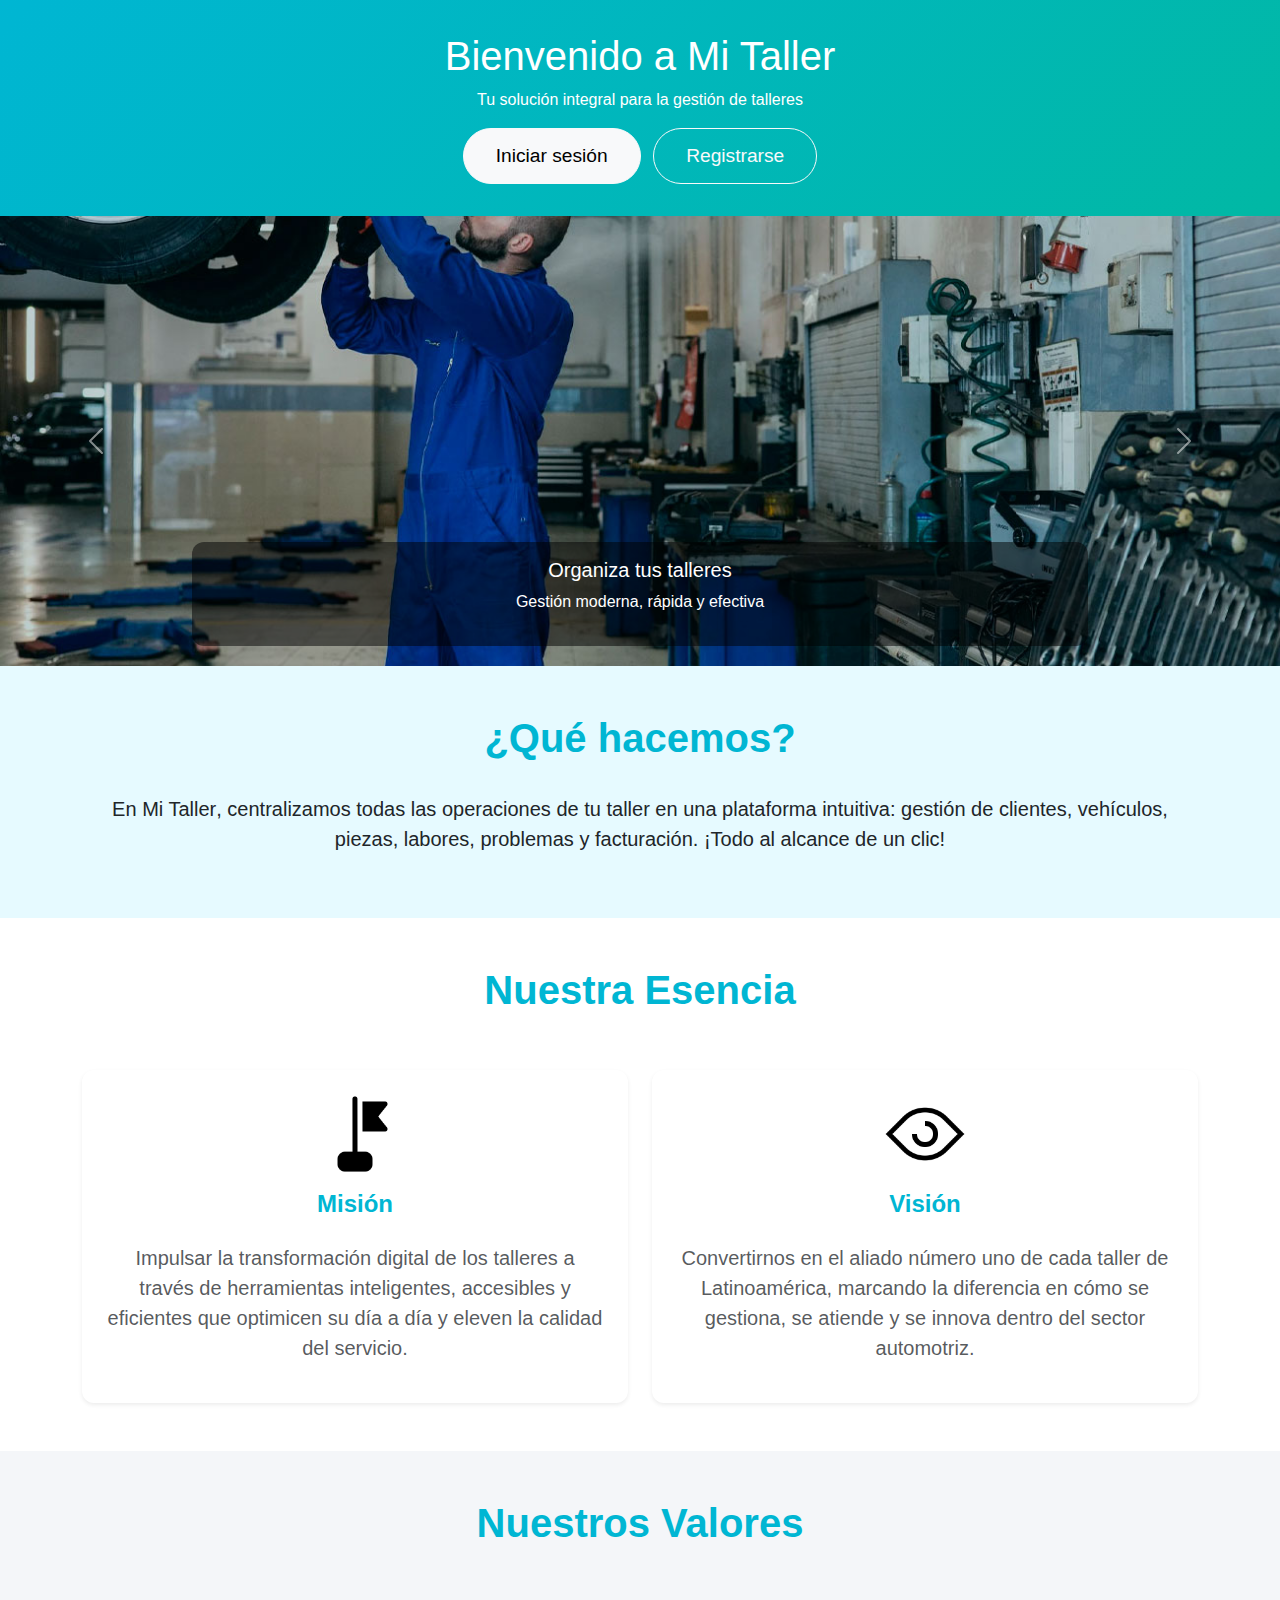
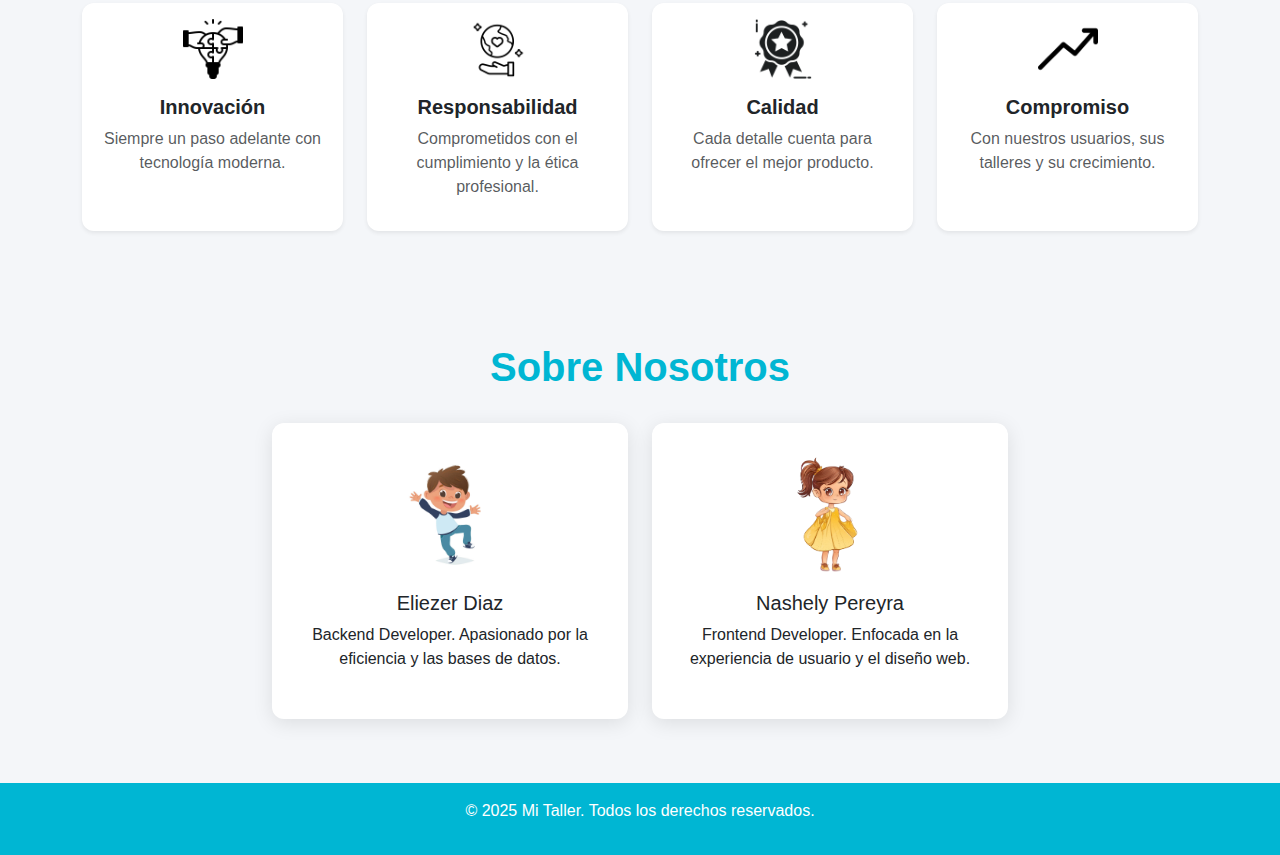
<file: index.html>
<!DOCTYPE html>
<html lang="es">
<head>
  <meta charset="UTF-8" />
  <title>Mi Taller - Bienvenido</title>
  <meta name="viewport" content="width=device-width, initial-scale=1.0" />
  <link href="https://cdn.jsdelivr.net/npm/bootstrap@5.3.2/dist/css/bootstrap.min.css" rel="stylesheet" />
  <style>
    body {
      font-family: 'Segoe UI', sans-serif;
      margin: 0;
      padding: 0;
      background-color: #f4f6f9;
    }
    header {
      background: linear-gradient(135deg, #00B6D3, #01B8A4);
      padding: 2rem;
      color: white;
      text-align: center;
    }
    section {
      padding: 4rem 2rem;
    }
    .section-title {
      text-align: center;
      font-size: 2.5rem;
      margin-bottom: 2rem;
      font-weight: bold;
      color: #00B6D3;
    }
    .card {
      box-shadow: 0 4px 20px rgba(0,0,0,0.1);
      border: none;
      border-radius: 12px;
    }
    .card.p-3 {
      transition: all 0.3s ease;
      background-color: #ffffff;
      border-radius: 12px;
    }
    .card.p-3:hover {
      background-color: #00B6D3;
      color: white;
      transform: translateY(-5px);
      box-shadow: 0 8px 20px rgba(0, 182, 211, 0.3);
    }
    .dev-card {
      display: flex;
      flex-direction: column;
      align-items: center;
      padding: 2rem;
    }
    .dev-card img {
      width: 120px;
      height: 120px;
      object-fit: cover;
      border-radius: 50%;
      margin-bottom: 1rem;
      display: block;
    }
    footer {
      background-color: #00B6D3;
      color: white;
      text-align: center;
      padding: 1rem;
    }
    .btn-lg {
      padding: 0.8rem 2rem;
      font-size: 1.2rem;
      border-radius: 30px;
    }
    .carousel-inner img {
      height: 450px;
      object-fit: cover;
    }
    .carousel-caption {
      background: rgba(0, 0, 0, 0.5);
      border-radius: 12px;
      padding: 1rem;
    }
  </style>
</head>
<body>

  <header>
    <h1>Bienvenido a Mi Taller</h1>
    <p>Tu solución integral para la gestión de talleres</p>
    <a href="clientes.html" class="btn btn-light btn-lg me-2">Iniciar sesión</a>
    <a href="clientes.html" class="btn btn-outline-light btn-lg">Registrarse</a>
  </header>

  <div id="carruselInicio" class="carousel slide" data-bs-ride="carousel">
    <div class="carousel-inner">
      <div class="carousel-item active">
        <img src="./images/imagen1.jpg" class="d-block w-100" alt="Taller 1">
        <div class="carousel-caption d-none d-md-block">
          <h5>Organiza tus talleres</h5>
          <p>Gestión moderna, rápida y efectiva</p>
        </div>
      </div>
      <div class="carousel-item">
        <img src="./images/imagen3.jpg" class="d-block w-100" alt="Mecánico">
        <div class="carousel-caption d-none d-md-block">
          <h5>Control de piezas y labores</h5>
          <p>Mantén todo bajo control con nuestra plataforma</p>
        </div>
      </div>
      <div class="carousel-item">
        <img src="./images/imagen4.jpg" class="d-block w-100" alt="Reparación">
        <div class="carousel-caption d-none d-md-block">
          <h5>Facturación simple</h5>
          <p>Genera facturas automáticamente con solo un clic</p>
        </div>
      </div>
    </div>
    <button class="carousel-control-prev" type="button" data-bs-target="#carruselInicio" data-bs-slide="prev">
      <span class="carousel-control-prev-icon"></span>
    </button>
    <button class="carousel-control-next" type="button" data-bs-target="#carruselInicio" data-bs-slide="next">
      <span class="carousel-control-next-icon"></span>
    </button>
  </div>

<section class="py-5" style="background-color: #e6faff;">
    <div class="container text-center">
      <h2 class="section-title">¿Qué hacemos?</h2>
      <p class="lead">
        En <strong>Mi Taller</strong>, centralizamos todas las operaciones de tu taller en una plataforma intuitiva: gestión de clientes, vehículos, piezas, labores, problemas y facturación. ¡Todo al alcance de un clic!
      </p>
    </div>
  </section>
  
<section class="py-5" style="background-color: #ffffff;">
    <div class="container">
      <h2 class="section-title">Nuestra Esencia</h2>
      <div class="row g-4 mt-4">
        <div class="col-md-6">
          <div class="card p-4 text-center h-100 shadow-sm border-0">
            <img src="./images/mision.png" alt="Misión" class="mx-auto mb-3" style="width: 80px;">
            <h4 style="color: #00B6D3;"  class="fw-bold">Misión</h4>
            <p class="fs-5 mt-3 text-muted">
              Impulsar la transformación digital de los talleres a través de herramientas inteligentes, accesibles y eficientes que optimicen su día a día y eleven la calidad del servicio.
            </p>
          </div>
        </div>
        <div class="col-md-6">
          <div class="card p-4 text-center h-100 shadow-sm border-0">
            <img src="./images/vision.png" alt="Visión" class="mx-auto mb-3" style="width: 80px;">
            <h4 style="color: #00B6D3;" class="fw-bold">Visión</h4>
            <p class="fs-5 mt-3 text-muted">
              Convertirnos en el aliado número uno de cada taller de Latinoamérica, marcando la diferencia en cómo se gestiona, se atiende y se innova dentro del sector automotriz.
            </p>
          </div>
        </div>
      </div>
    </div>
  </section>
  
  
  <section class="py-5">
    <div class="container text-center">
      <h2 class="section-title">Nuestros Valores</h2>
      <div class="row g-4 mt-4">
        <div class="col-sm-6 col-md-3">
          <div class="card border-0 shadow-sm p-3 h-100">
            <img src="./images/innovacion.png" alt="Innovación" width="60" class="mb-3 mx-auto">
            <h5 class="fw-bold">Innovación</h5>
            <p class="text-muted">Siempre un paso adelante con tecnología moderna.</p>
          </div>
        </div>
        <div class="col-sm-6 col-md-3">
          <div class="card border-0 shadow-sm p-3 h-100">
            <img src="./images/responsabilidad.png" alt="Responsabilidad" width="60" class="mb-3 mx-auto">
            <h5 class="fw-bold">Responsabilidad</h5>
            <p class="text-muted">Comprometidos con el cumplimiento y la ética profesional.</p>
          </div>
        </div>
        <div class="col-sm-6 col-md-3">
          <div class="card border-0 shadow-sm p-3 h-100">
            <img src="./images/calidad.png" alt="Calidad" width="60" class="mb-3 mx-auto">
            <h5 class="fw-bold">Calidad</h5>
            <p class="text-muted">Cada detalle cuenta para ofrecer el mejor producto.</p>
          </div>
        </div>
        <div class="col-sm-6 col-md-3">
          <div class="card border-0 shadow-sm p-3 h-100">
            <img src="./images/compromiso.png" alt="Compromiso" width="60" class="mb-3 mx-auto">
            <h5 class="fw-bold">Compromiso</h5>
            <p class="text-muted">Con nuestros usuarios, sus talleres y su crecimiento.</p>
          </div>
        </div>
      </div>
    </div>
  </section>
  

  <section>
    <h2 class="section-title">Sobre Nosotros</h2>
    <div class="container text-center">
      <div class="row justify-content-center g-4">
        <div class="col-md-4">
          <div class="card dev-card">
            <img src="./images/boy.jpg" alt="Desarrollador 1" />
            <h5>Eliezer Diaz</h5>
            <p>Backend Developer. Apasionado por la eficiencia y las bases de datos.</p>
          </div>
        </div>
        <div class="col-md-4">
          <div class="card dev-card">
            <img src="./images/girl.png" alt="Desarrollador 2" />
            <h5>Nashely Pereyra</h5>
            <p>Frontend Developer. Enfocada en la experiencia de usuario y el diseño web.</p>
          </div>
        </div>
      </div>
    </div>
  </section>

  <footer>
    <p>&copy; 2025 Mi Taller. Todos los derechos reservados.</p>
  </footer>

  <script src="https://cdn.jsdelivr.net/npm/bootstrap@5.3.2/dist/js/bootstrap.bundle.min.js"></script>
</body>
</html>
</file>
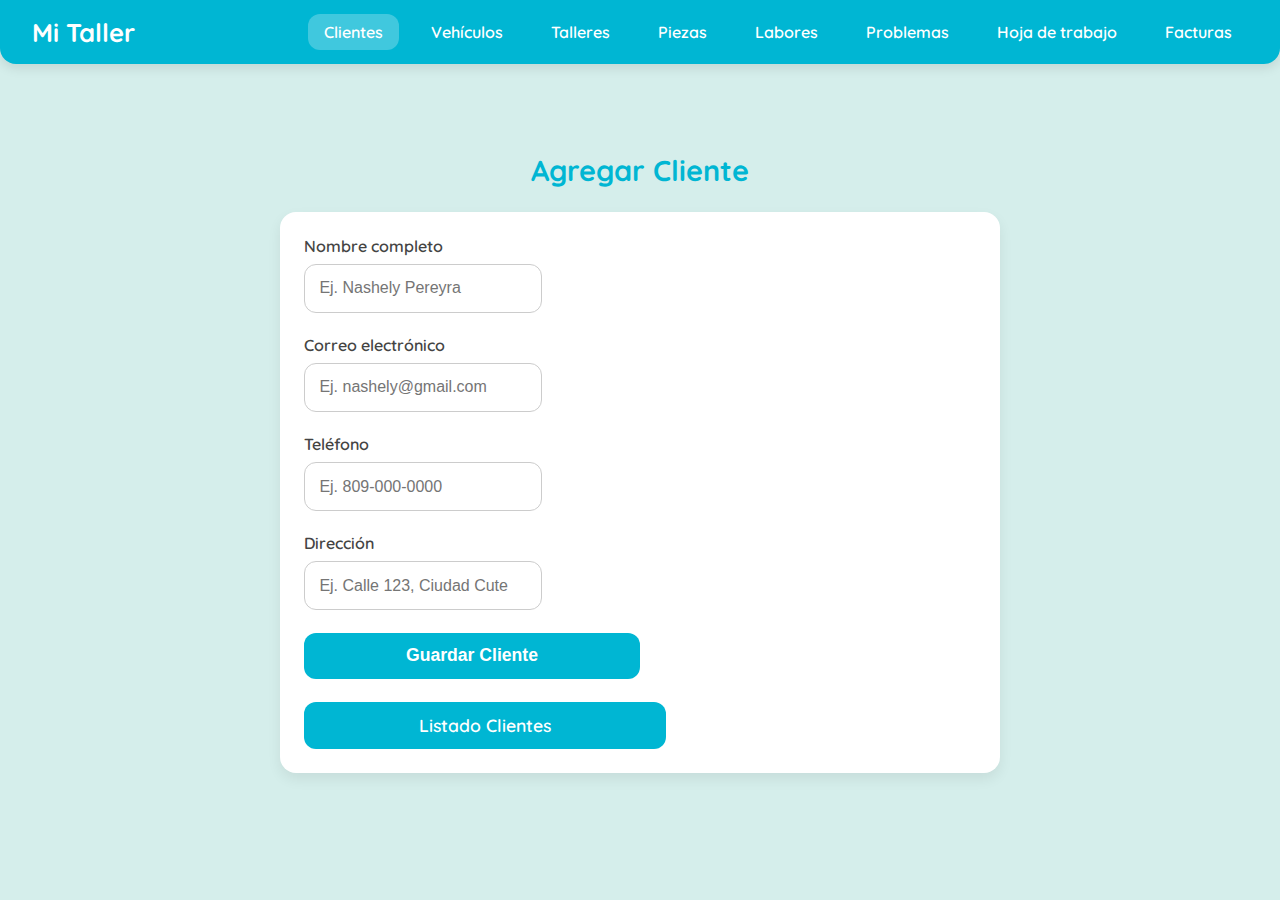
<file: clientes.html>
<!DOCTYPE html>
<html lang="es">
<head>
  <meta charset="UTF-8" />
  <meta name="viewport" content="width=device-width, initial-scale=1.0"/>
  <title>Clientes</title>
  <link href="https://fonts.googleapis.com/css2?family=Quicksand:wght@400;600&display=swap" rel="stylesheet">
  <link rel="stylesheet" href="styles.css" />
</head>

<body>
  <nav class="navbar">
    <div class="logo">Mi Taller</div>
    <ul class="nav-links">
      <li><a href="clientes.html" class="active">Clientes</a></li>
      <li><a href="vehiculos.html">Vehículos</a></li>
      <li><a href="talleres.html">Talleres</a></li>
      <li><a href="piezas.html">Piezas</a></li>
      <li><a href="labores.html">Labores</a></li>
      <li><a href="problemas.html">Problemas</a></li>
      <li><a href="hoja-trabajo.html">Hoja de trabajo</a></li>
      <li><a href="facturas.html">Facturas</a></li>
    </ul>
  </nav>

  <main class="page-content">
    <h2>Agregar Cliente</h2>
    <form class="formulario tarjeta">
      <div class="form-group">
        <label for="nombre">Nombre completo</label>
        <input type="text" id="nombre" placeholder="Ej. Nashely Pereyra" required />
      </div>

      <div class="form-group">
        <label for="email">Correo electrónico</label>
        <input type="email" id="email" placeholder="Ej. nashely@gmail.com" required />
      </div>

      <div class="form-group">
        <label for="telefono">Teléfono</label>
        <input type="tel" id="telefono" placeholder="Ej. 809-000-0000" required />
      </div>

      <div class="form-group">
        <label for="direccion">Dirección</label>
        <input type="text" id="direccion" placeholder="Ej. Calle 123, Ciudad Cute" />
      </div>

      <button type="submit" class="btn-principal">Guardar Cliente</button>
      <a href="clientes-listado.html" class="btn-principal" style="text-decoration: none; color: white;">Listado Clientes</a>
    </form>
  </main>
</body>
</html>
</file>
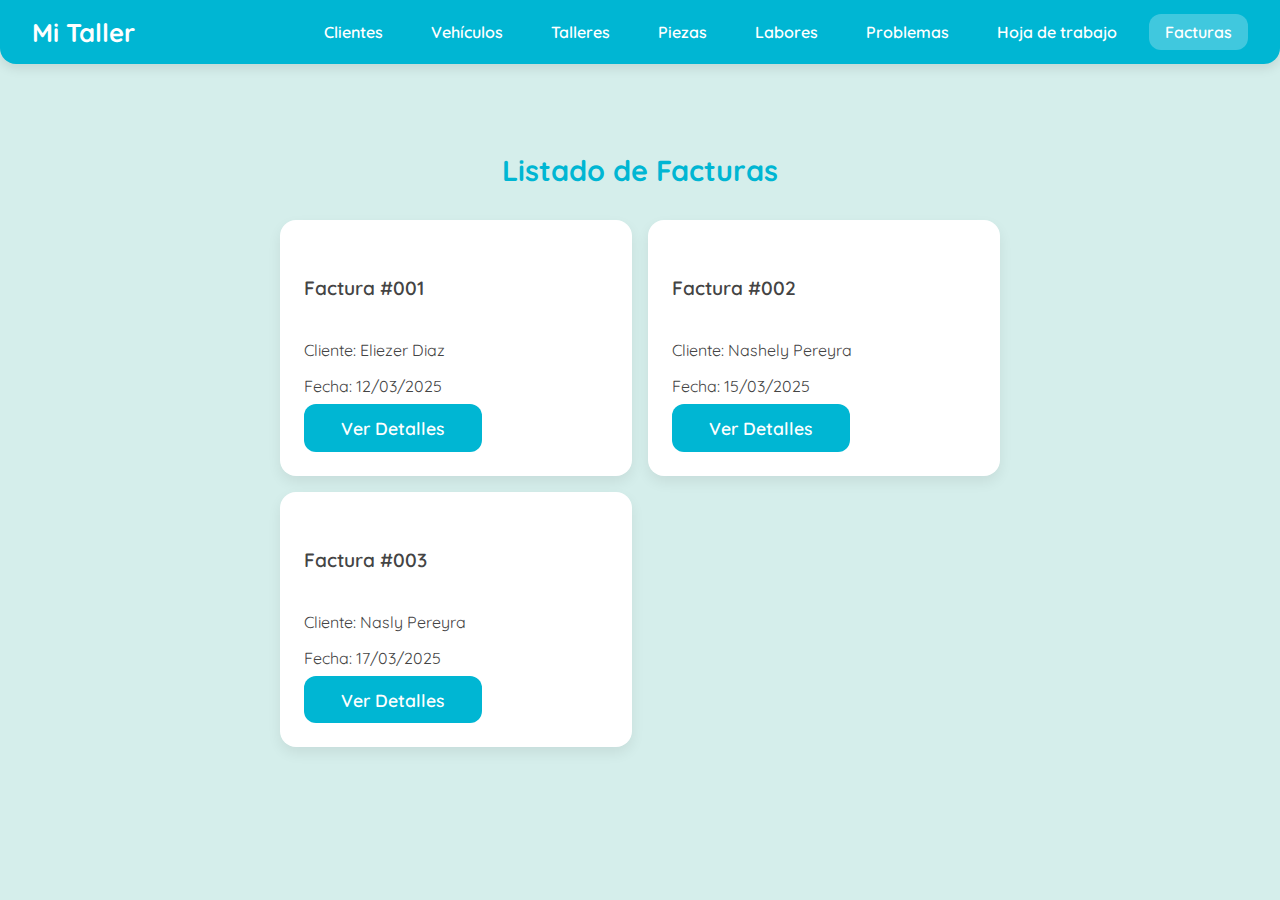
<file: facturas.html>
<!DOCTYPE html>
<html lang="es">
<head>
  <meta charset="UTF-8" />
  <meta name="viewport" content="width=device-width, initial-scale=1.0"/>
  <title>Facturas</title>
  <link href="https://fonts.googleapis.com/css2?family=Quicksand:wght@400;600&display=swap" rel="stylesheet">
  <link rel="stylesheet" href="styles.css" />
</head>
<body>
  <nav class="navbar">
    <div class="logo">Mi Taller</div>
    <ul class="nav-links">
      <li><a href="clientes.html">Clientes</a></li>
      <li><a href="vehiculos.html">Vehículos</a></li>
      <li><a href="talleres.html">Talleres</a></li>
      <li><a href="piezas.html">Piezas</a></li>
      <li><a href="labores.html">Labores</a></li>
      <li><a href="problemas.html">Problemas</a></li>
      <li><a href="hoja-trabajo.html">Hoja de trabajo</a></li>
      <li><a href="facturas.html" class="active">Facturas</a></li>
    </ul>
  </nav>

  <main class="page-content">
    <h2 class="text-center mb-4 text-primary">Listado de Facturas</h2>

    <div class="factura-listado">
      <div class="tarjeta">
        <h5 class="card-title">Factura #001</h5>
        <p class="card-text">Cliente: Eliezer Diaz</p>
        <p class="card-text">Fecha: 12/03/2025</p>
        <a href="factura-detalle.html?factura_id=1" class="btn-principal w-100">Ver Detalles</a>
      </div>
      
      <div class="tarjeta">
        <h5 class="card-title">Factura #002</h5>
        <p class="card-text">Cliente: Nashely Pereyra</p>
        <p class="card-text">Fecha: 15/03/2025</p>
        <a href="factura-detalle.html?factura_id=2" class="btn-principal w-100">Ver Detalles</a>
      </div>

      <div class="tarjeta">
        <h5 class="card-title">Factura #003</h5>
        <p class="card-text">Cliente: Nasly Pereyra</p>
        <p class="card-text">Fecha: 17/03/2025</p>
        <a href="factura-detalle.html?factura_id=3" class="btn-principal w-100">Ver Detalles</a>
      </div>

    </div>
  </main>
  
</body>
</html>
</file>
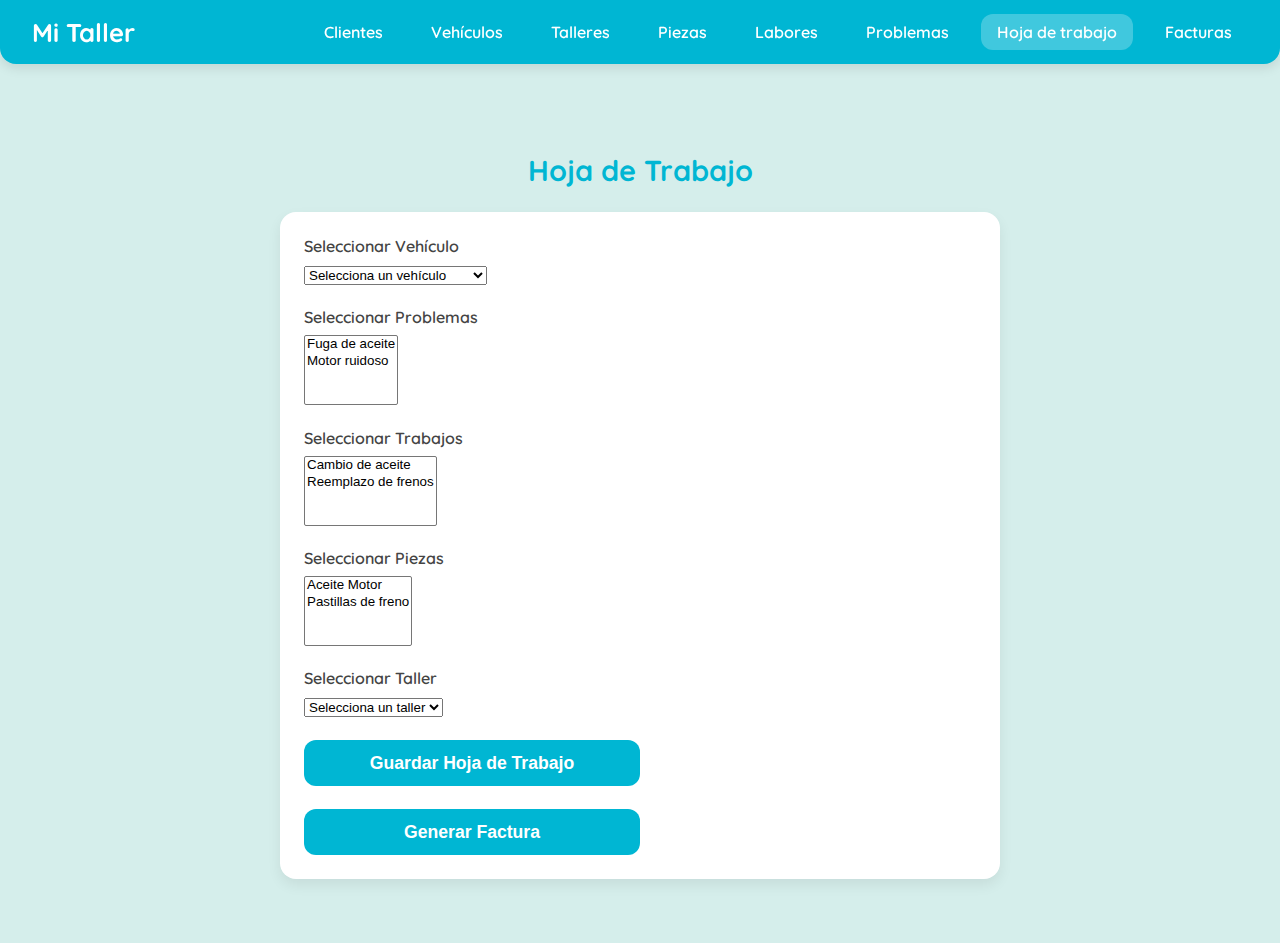
<file: hoja-trabajo.html>
<!DOCTYPE html>
<html lang="es">
<head>
  <meta charset="UTF-8" />
  <meta name="viewport" content="width=device-width, initial-scale=1.0"/>
  <title>Hoja de Trabajo</title>
  <link href="https://fonts.googleapis.com/css2?family=Quicksand:wght@400;600&display=swap" rel="stylesheet">
  <link rel="stylesheet" href="styles.css" />
</head>
<body>
  <nav class="navbar">
    <div class="logo">Mi Taller</div>
    <ul class="nav-links">
      <li><a href="clientes.html">Clientes</a></li>
      <li><a href="vehiculos.html">Vehículos</a></li>
      <li><a href="talleres.html">Talleres</a></li>
      <li><a href="piezas.html">Piezas</a></li>
      <li><a href="labores.html">Labores</a></li>
      <li><a href="problemas.html">Problemas</a></li>
      <li><a href="hoja-trabajo.html" class="active">Hoja de trabajo</a></li>
      <li><a href="facturas.html">Facturas</a></li>
    </ul>
  </nav>

  <main class="page-content">
    <h2>Hoja de Trabajo</h2>
    <form class="formulario tarjeta">
      <div class="form-group">
        <label for="vehiculo">Seleccionar Vehículo</label>
        <select id="vehiculo" required>
          <option value="">Selecciona un vehículo</option>
          <option value="1">Vehículo 1 (Toyota Corolla)</option>
          <option value="2">Vehículo 2 (Honda Civic)</option>
        </select>
      </div>

      <div class="form-group">
        <label for="problemas">Seleccionar Problemas</label>
        <select id="problemas" multiple required>
          <option value="1">Fuga de aceite</option>
          <option value="2">Motor ruidoso</option>
        </select>
      </div>

      <div class="form-group">
        <label for="trabajos">Seleccionar Trabajos</label>
        <select id="trabajos" multiple required>
          <option value="1">Cambio de aceite</option>
          <option value="2">Reemplazo de frenos</option>
        </select>
      </div>

      <div class="form-group">
        <label for="piezas">Seleccionar Piezas</label>
        <select id="piezas" multiple required>
          <option value="1">Aceite Motor</option>
          <option value="2">Pastillas de freno</option>
        </select>
      </div>

      <div class="form-group">
        <label for="taller">Seleccionar Taller</label>
        <select id="taller" required>
          <option value="">Selecciona un taller</option>
          <option value="1">Taller 1</option>
          <option value="2">Taller 2</option>
        </select>
      </div>

      <button type="submit" class="btn-principal">Guardar Hoja de Trabajo</button>
      <button class="btn-principal" id="crearFactura">Generar Factura</button>
    </form>
  </main>

  <script>
    document.getElementById('crearFactura').addEventListener('click', function() {
      alert('Factura generada con éxito');
    });
  </script>
</body>
</html>
</file>
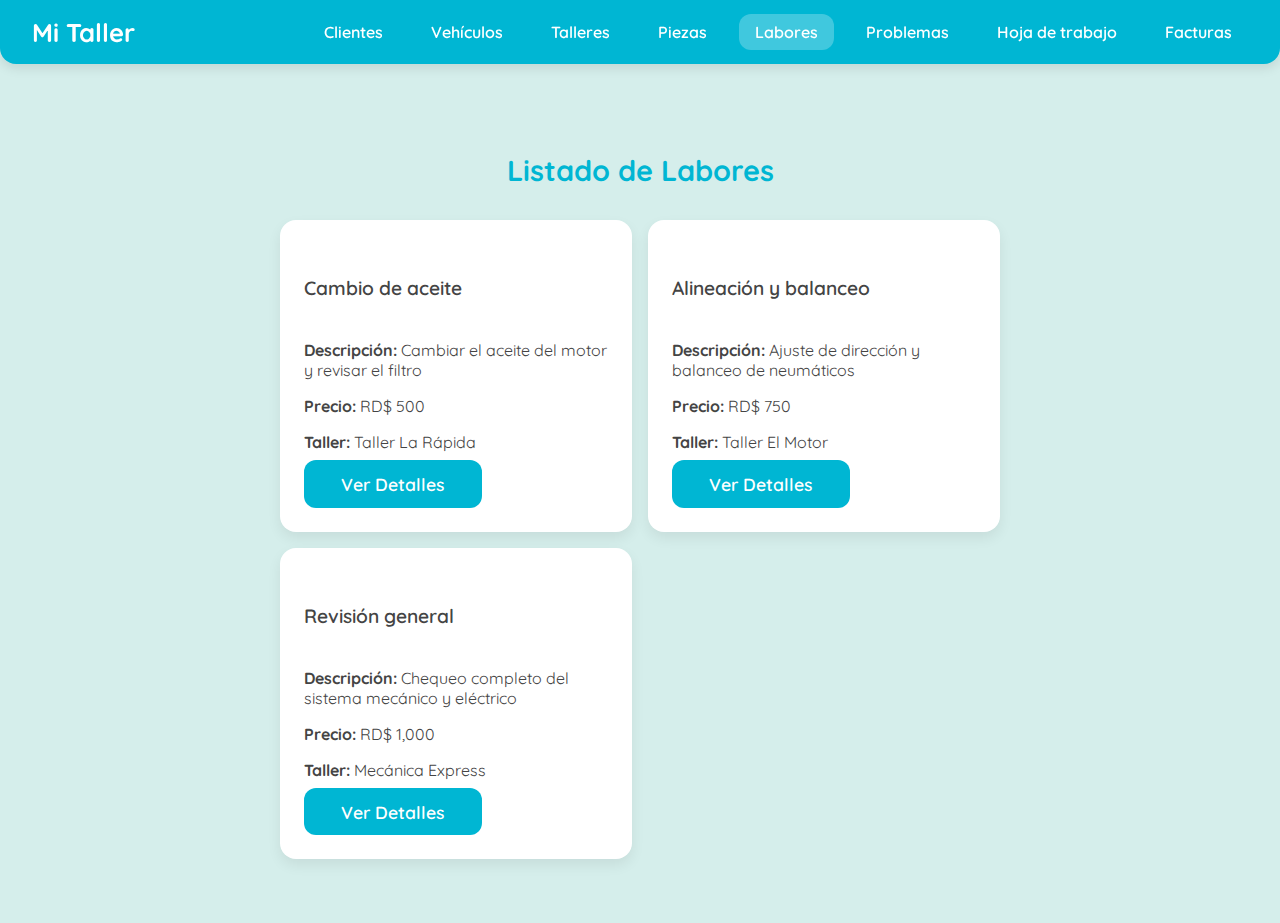
<file: labores-listado.html>
<!DOCTYPE html>
<html lang="es">
<head>
  <meta charset="UTF-8" />
  <meta name="viewport" content="width=device-width, initial-scale=1.0"/>
  <title>Listado de Labores</title>
  <link href="https://fonts.googleapis.com/css2?family=Quicksand:wght@400;600&display=swap" rel="stylesheet">
  <link rel="stylesheet" href="styles.css" />
</head>
<body>
  <nav class="navbar">
    <div class="logo">Mi Taller</div>
    <ul class="nav-links">
      <li><a href="clientes.html">Clientes</a></li>
      <li><a href="vehiculos.html">Vehículos</a></li>
      <li><a href="talleres.html">Talleres</a></li>
      <li><a href="piezas.html">Piezas</a></li>
      <li><a href="labores.html" class="active">Labores</a></li>
      <li><a href="problemas.html">Problemas</a></li>
      <li><a href="hoja-trabajo.html">Hoja de trabajo</a></li>
      <li><a href="facturas.html">Facturas</a></li>
    </ul>
  </nav>

  <main class="page-content">
    <h2 class="text-center mb-4 text-primary">Listado de Labores</h2>

    <div class="factura-listado">
      <div class="tarjeta">
        <h5 class="card-title">Cambio de aceite</h5>
        <p class="card-text"><strong>Descripción:</strong> Cambiar el aceite del motor y revisar el filtro</p>
        <p class="card-text"><strong>Precio:</strong> RD$ 500</p>
        <p class="card-text"><strong>Taller:</strong> Taller La Rápida</p>
        <a href="labor-detalle.html?id=1" class="btn-principal w-100">Ver Detalles</a>
      </div>

      <div class="tarjeta">
        <h5 class="card-title">Alineación y balanceo</h5>
        <p class="card-text"><strong>Descripción:</strong> Ajuste de dirección y balanceo de neumáticos</p>
        <p class="card-text"><strong>Precio:</strong> RD$ 750</p>
        <p class="card-text"><strong>Taller:</strong> Taller El Motor</p>
        <a href="labor-detalle.html?id=2" class="btn-principal w-100">Ver Detalles</a>
      </div>

      <div class="tarjeta">
        <h5 class="card-title">Revisión general</h5>
        <p class="card-text"><strong>Descripción:</strong> Chequeo completo del sistema mecánico y eléctrico</p>
        <p class="card-text"><strong>Precio:</strong> RD$ 1,000</p>
        <p class="card-text"><strong>Taller:</strong> Mecánica Express</p>
        <a href="labor-detalle.html?id=3" class="btn-principal w-100">Ver Detalles</a>
      </div>
    </div>
  </main>
</body>
</html>
</file>
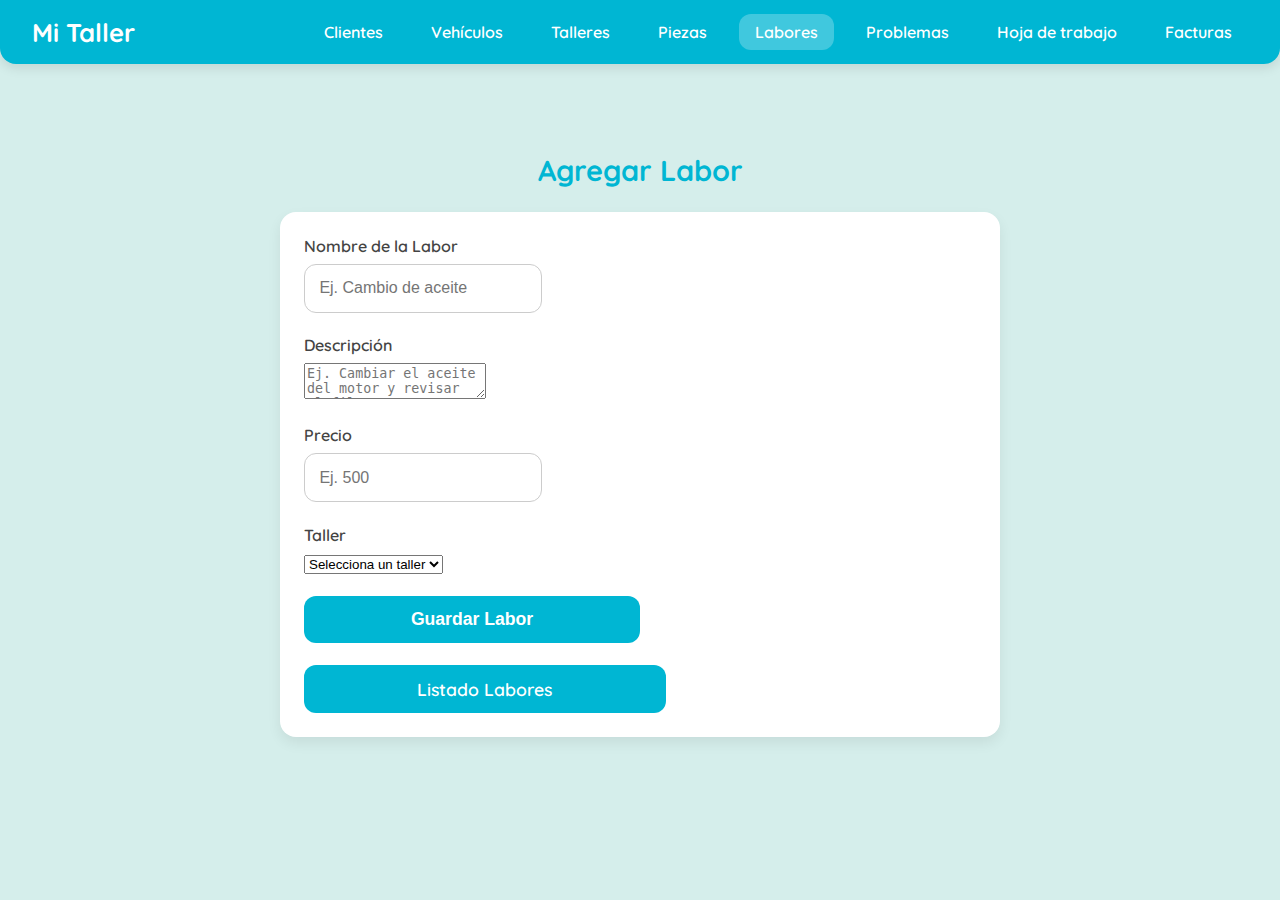
<file: labores.html>
<!DOCTYPE html>
<html lang="es">
<head>
  <meta charset="UTF-8" />
  <meta name="viewport" content="width=device-width, initial-scale=1.0"/>
  <title>Labores</title>
  <link href="https://fonts.googleapis.com/css2?family=Quicksand:wght@400;600&display=swap" rel="stylesheet">
  <link rel="stylesheet" href="styles.css" />
</head>
<body>
  <nav class="navbar">
    <div class="logo">Mi Taller</div>
    <ul class="nav-links">
      <li><a href="clientes.html">Clientes</a></li>
      <li><a href="vehiculos.html">Vehículos</a></li>
      <li><a href="talleres.html">Talleres</a></li>
      <li><a href="piezas.html">Piezas</a></li>
      <li><a href="labores.html" class="active">Labores</a></li>
      <li><a href="problemas.html">Problemas</a></li>
      <li><a href="hoja-trabajo.html">Hoja de trabajo</a></li>
      <li><a href="facturas.html">Facturas</a></li>
    </ul>
  </nav>

  <main class="page-content">
    <h2>Agregar Labor</h2>
    <form class="formulario tarjeta">
      <div class="form-group">
        <label for="nombre">Nombre de la Labor</label>
        <input type="text" id="nombre" placeholder="Ej. Cambio de aceite" required />
      </div>

      <div class="form-group">
        <label for="descripcion">Descripción</label>
        <textarea id="descripcion" placeholder="Ej. Cambiar el aceite del motor y revisar el filtro" required></textarea>
      </div>

      <div class="form-group">
        <label for="precio">Precio</label>
        <input type="number" id="precio" placeholder="Ej. 500" min="0" required />
      </div>

      <div class="form-group">
        <label for="taller">Taller</label>
        <select id="taller" required>
          <option value="">Selecciona un taller</option>
          <option value="1">Taller 1</option>
          <option value="2">Taller 2</option>
        </select>
      </div>

      <button type="submit" class="btn-principal">Guardar Labor</button>
      <a href="labores-listado.html" class="btn-principal" style="text-decoration: none; color: white;">Listado Labores</a>
    </form>
  </main>
</body>
</html>
</file>
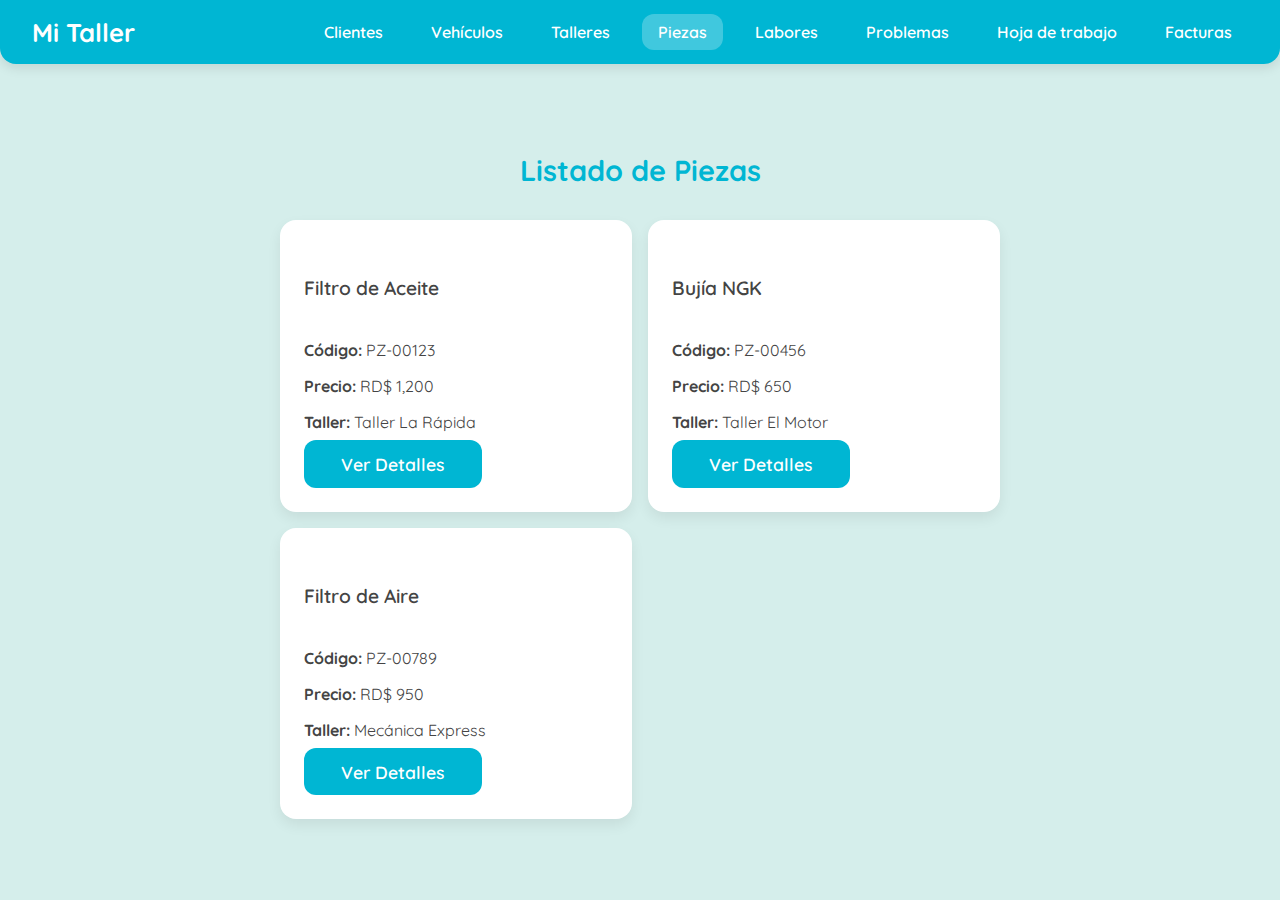
<file: piezas-listado.html>
<!DOCTYPE html>
<html lang="es">
<head>
  <meta charset="UTF-8" />
  <meta name="viewport" content="width=device-width, initial-scale=1.0"/>
  <title>Listado de Piezas</title>
  <link href="https://fonts.googleapis.com/css2?family=Quicksand:wght@400;600&display=swap" rel="stylesheet">
  <link rel="stylesheet" href="styles.css" />
</head>
<body>
  <nav class="navbar">
    <div class="logo">Mi Taller</div>
    <ul class="nav-links">
      <li><a href="clientes.html">Clientes</a></li>
      <li><a href="vehiculos.html">Vehículos</a></li>
      <li><a href="talleres.html">Talleres</a></li>
      <li><a href="piezas.html" class="active">Piezas</a></li>
      <li><a href="labores.html">Labores</a></li>
      <li><a href="problemas.html">Problemas</a></li>
      <li><a href="hoja-trabajo.html">Hoja de trabajo</a></li>
      <li><a href="facturas.html">Facturas</a></li>
    </ul>
  </nav>

  <main class="page-content">
    <h2 class="text-center mb-4 text-primary">Listado de Piezas</h2>

    <div class="factura-listado">
      <div class="tarjeta">
        <h5 class="card-title">Filtro de Aceite</h5>
        <p class="card-text"><strong>Código:</strong> PZ-00123</p>
        <p class="card-text"><strong>Precio:</strong> RD$ 1,200</p>
        <p class="card-text"><strong>Taller:</strong> Taller La Rápida</p>
        <a href="pieza-detalle.html?id=1" class="btn-principal w-100">Ver Detalles</a>
      </div>

      <div class="tarjeta">
        <h5 class="card-title">Bujía NGK</h5>
        <p class="card-text"><strong>Código:</strong> PZ-00456</p>
        <p class="card-text"><strong>Precio:</strong> RD$ 650</p>
        <p class="card-text"><strong>Taller:</strong> Taller El Motor</p>
        <a href="pieza-detalle.html?id=2" class="btn-principal w-100">Ver Detalles</a>
      </div>

      <div class="tarjeta">
        <h5 class="card-title">Filtro de Aire</h5>
        <p class="card-text"><strong>Código:</strong> PZ-00789</p>
        <p class="card-text"><strong>Precio:</strong> RD$ 950</p>
        <p class="card-text"><strong>Taller:</strong> Mecánica Express</p>
        <a href="pieza-detalle.html?id=3" class="btn-principal w-100">Ver Detalles</a>
      </div>
    </div>
  </main>
</body>
</html>
</file>
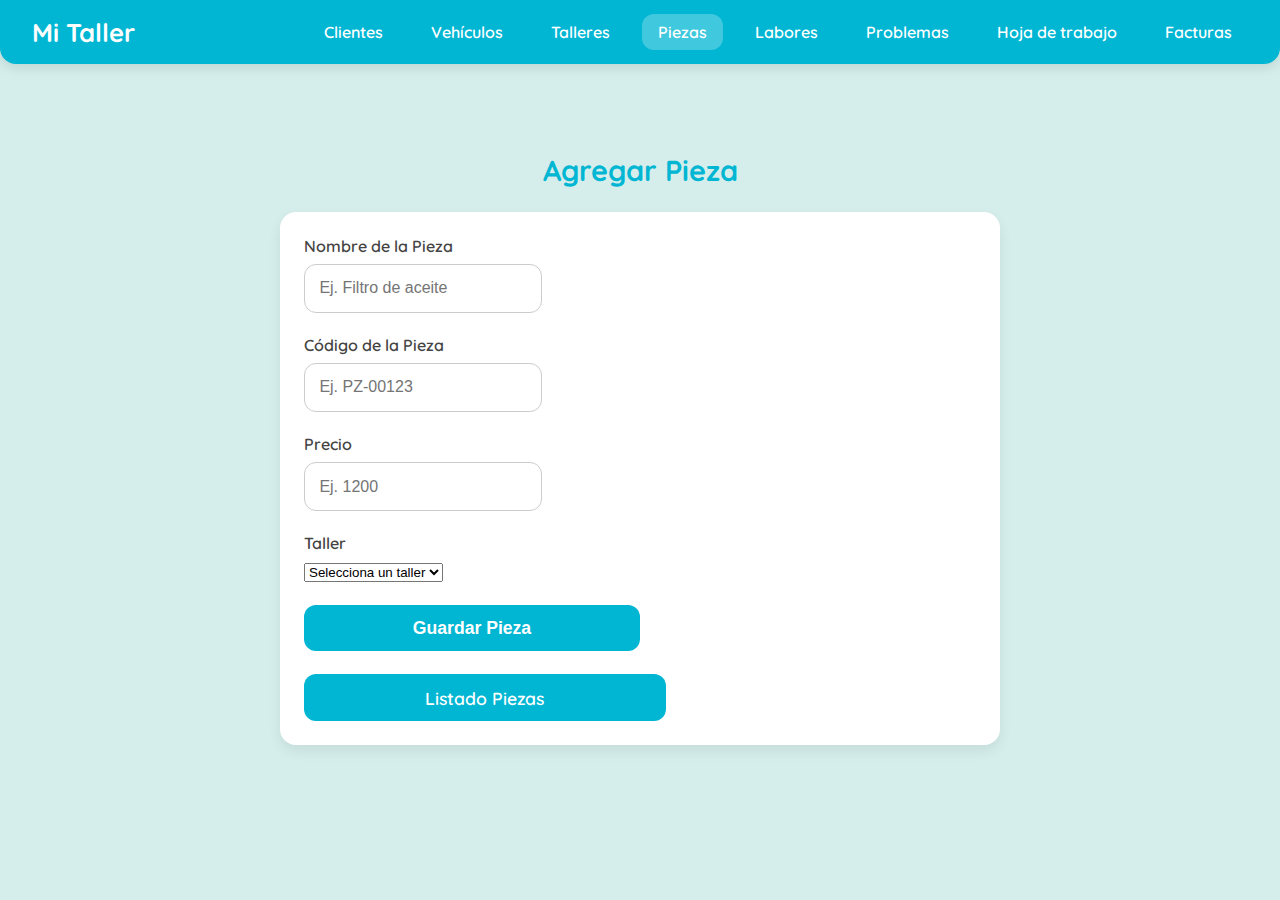
<file: piezas.html>
<!DOCTYPE html>
<html lang="es">
<head>
  <meta charset="UTF-8" />
  <meta name="viewport" content="width=device-width, initial-scale=1.0"/>
  <title>Piezas</title>
  <link href="https://fonts.googleapis.com/css2?family=Quicksand:wght@400;600&display=swap" rel="stylesheet">
  <link rel="stylesheet" href="styles.css" />
</head>
<body>
  <nav class="navbar">
    <div class="logo">Mi Taller</div>
    <ul class="nav-links">
      <li><a href="clientes.html">Clientes</a></li>
      <li><a href="vehiculos.html">Vehículos</a></li>
      <li><a href="talleres.html">Talleres</a></li>
      <li><a href="piezas.html" class="active">Piezas</a></li>
      <li><a href="labores.html">Labores</a></li>
      <li><a href="problemas.html">Problemas</a></li>
      <li><a href="hoja-trabajo.html">Hoja de trabajo</a></li>
      <li><a href="facturas.html">Facturas</a></li>
    </ul>
  </nav>

  <main class="page-content">
    <h2>Agregar Pieza</h2>
    <form class="formulario tarjeta">
      <div class="form-group">
        <label for="nombre">Nombre de la Pieza</label>
        <input type="text" id="nombre" placeholder="Ej. Filtro de aceite" required />
      </div>

      <div class="form-group">
        <label for="codigo">Código de la Pieza</label>
        <input type="text" id="codigo" placeholder="Ej. PZ-00123" />
      </div>

      <div class="form-group">
        <label for="precio">Precio</label>
        <input type="number" id="precio" placeholder="Ej. 1200" min="0" required />
      </div>

      <div class="form-group">
        <label for="taller">Taller</label>
        <select id="taller" required>
          <option value="">Selecciona un taller</option>
          <option value="1">Taller 1</option>
          <option value="2">Taller 2</option>
        </select>
      </div>

      <button type="submit" class="btn-principal">Guardar Pieza</button>
      <a href="piezas-listado.html" class="btn-principal" style="text-decoration: none; color: white;">Listado Piezas</a>
    </form>
  </main>
</body>
</html>
</file>
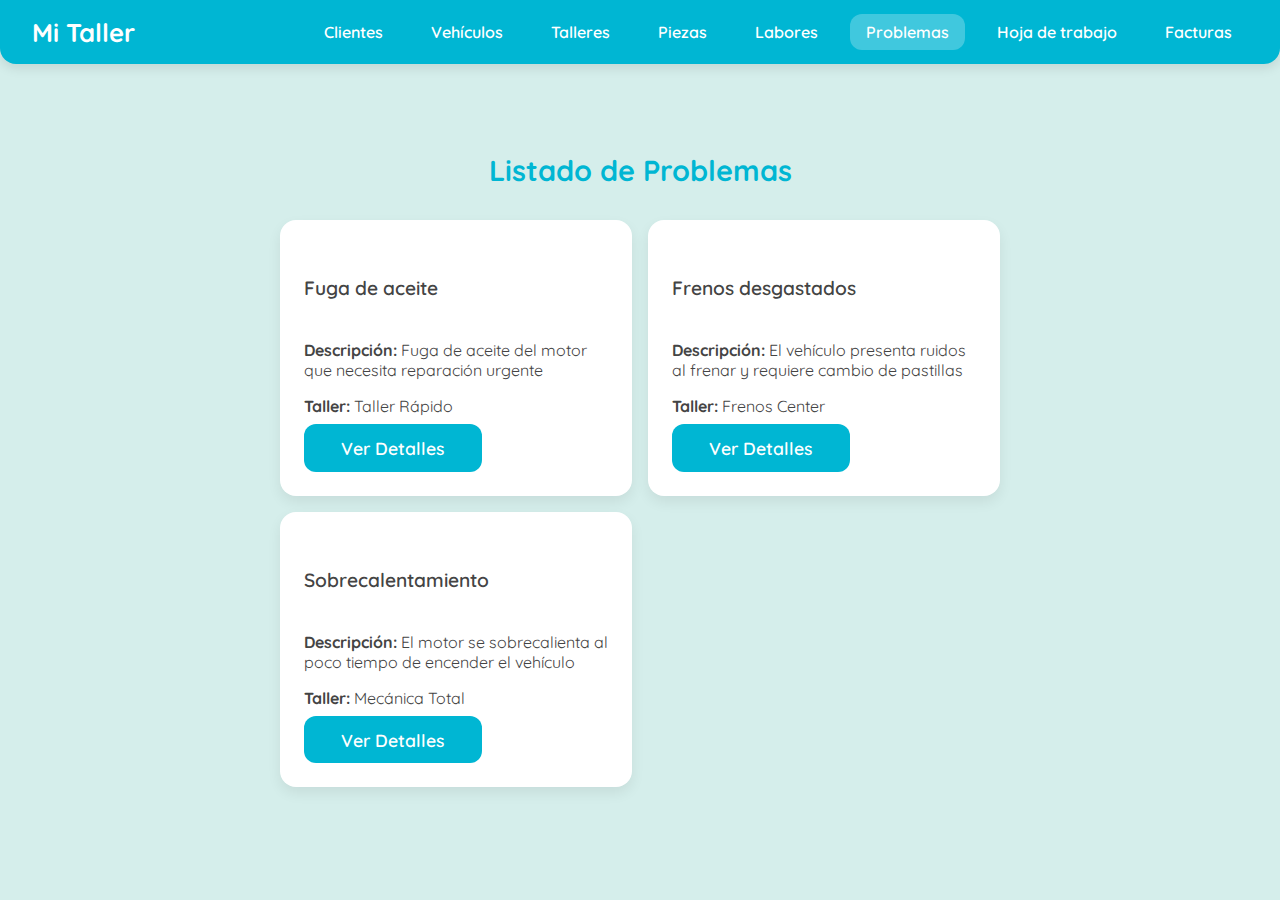
<file: problemas-listado.html>
<!DOCTYPE html>
<html lang="es">
<head>
  <meta charset="UTF-8" />
  <meta name="viewport" content="width=device-width, initial-scale=1.0"/>
  <title>Listado de Problemas</title>
  <link href="https://fonts.googleapis.com/css2?family=Quicksand:wght@400;600&display=swap" rel="stylesheet">
  <link rel="stylesheet" href="styles.css" />
</head>
<body>
  <nav class="navbar">
    <div class="logo">Mi Taller</div>
    <ul class="nav-links">
      <li><a href="clientes.html">Clientes</a></li>
      <li><a href="vehiculos.html">Vehículos</a></li>
      <li><a href="talleres.html">Talleres</a></li>
      <li><a href="piezas.html">Piezas</a></li>
      <li><a href="labores.html">Labores</a></li>
      <li><a href="problemas.html" class="active">Problemas</a></li>
      <li><a href="hoja-trabajo.html">Hoja de trabajo</a></li>
      <li><a href="facturas.html">Facturas</a></li>
    </ul>
  </nav>

  <main class="page-content">
    <h2 class="text-center mb-4 text-primary">Listado de Problemas</h2>

    <div class="factura-listado">
      <div class="tarjeta">
        <h5 class="card-title">Fuga de aceite</h5>
        <p class="card-text"><strong>Descripción:</strong> Fuga de aceite del motor que necesita reparación urgente</p>
        <p class="card-text"><strong>Taller:</strong> Taller Rápido</p>
        <a href="problema-detalle.html?id=1" class="btn-principal w-100">Ver Detalles</a>
      </div>

      <div class="tarjeta">
        <h5 class="card-title">Frenos desgastados</h5>
        <p class="card-text"><strong>Descripción:</strong> El vehículo presenta ruidos al frenar y requiere cambio de pastillas</p>
        <p class="card-text"><strong>Taller:</strong> Frenos Center</p>
        <a href="problema-detalle.html?id=2" class="btn-principal w-100">Ver Detalles</a>
      </div>

      <div class="tarjeta">
        <h5 class="card-title">Sobrecalentamiento</h5>
        <p class="card-text"><strong>Descripción:</strong> El motor se sobrecalienta al poco tiempo de encender el vehículo</p>
        <p class="card-text"><strong>Taller:</strong> Mecánica Total</p>
        <a href="problema-detalle.html?id=3" class="btn-principal w-100">Ver Detalles</a>
      </div>
    </div>
  </main>
</body>
</html>
</file>
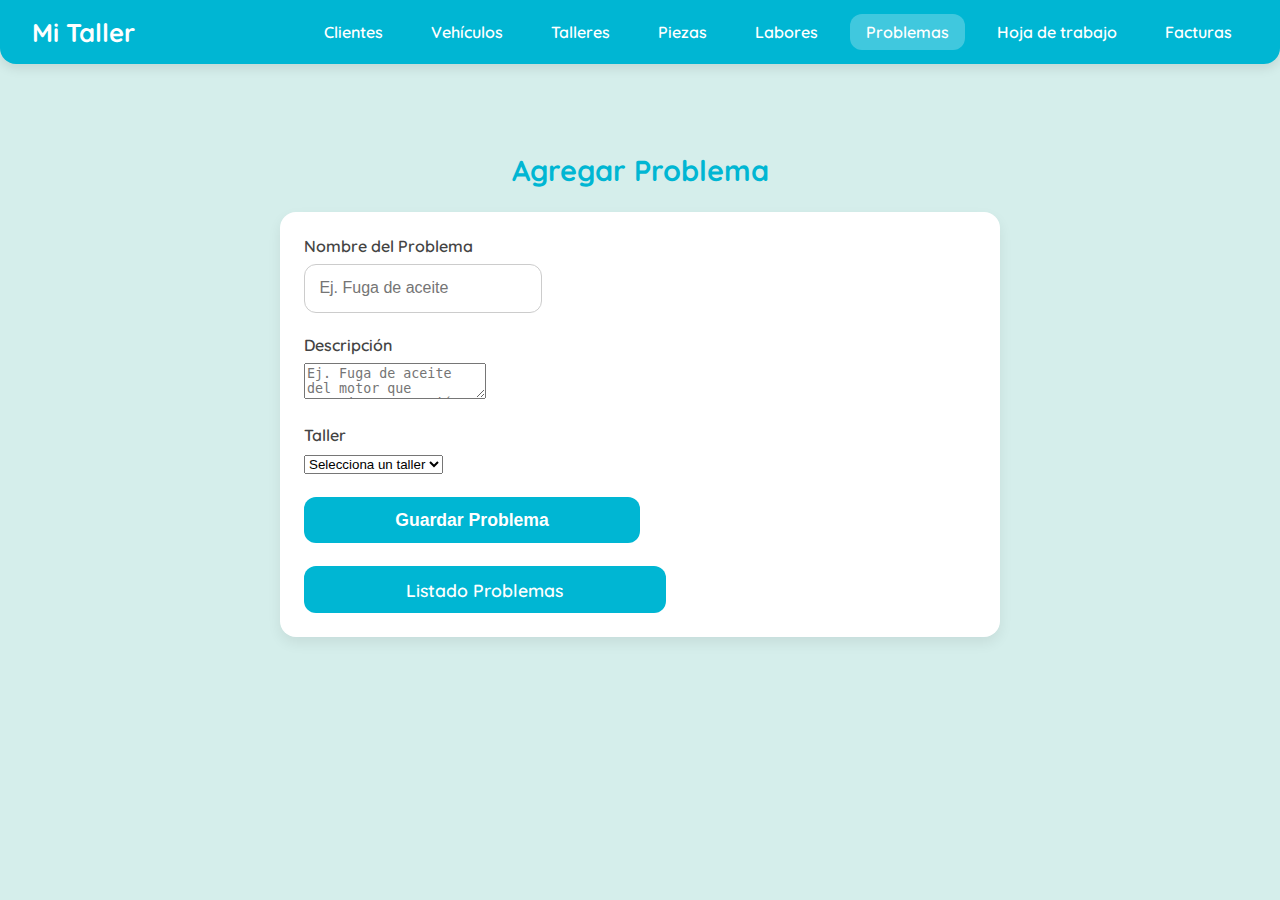
<file: problemas.html>
<!DOCTYPE html>
<html lang="es">
<head>
  <meta charset="UTF-8" />
  <meta name="viewport" content="width=device-width, initial-scale=1.0"/>
  <title>Problemas</title>
  <link href="https://fonts.googleapis.com/css2?family=Quicksand:wght@400;600&display=swap" rel="stylesheet">
  <link rel="stylesheet" href="styles.css" />
</head>
<body>
  <nav class="navbar">
    <div class="logo">Mi Taller</div>
    <ul class="nav-links">
      <li><a href="clientes.html">Clientes</a></li>
      <li><a href="vehiculos.html">Vehículos</a></li>
      <li><a href="talleres.html">Talleres</a></li>
      <li><a href="piezas.html">Piezas</a></li>
      <li><a href="labores.html">Labores</a></li>
      <li><a href="problemas.html" class="active">Problemas</a></li>
      <li><a href="hoja-trabajo.html">Hoja de trabajo</a></li>
      <li><a href="facturas.html">Facturas</a></li>
    </ul>
  </nav>

  <main class="page-content">
    <h2>Agregar Problema</h2>
    <form class="formulario tarjeta">
      <div class="form-group">
        <label for="nombre">Nombre del Problema</label>
        <input type="text" id="nombre" placeholder="Ej. Fuga de aceite" required />
      </div>

      <div class="form-group">
        <label for="descripcion">Descripción</label>
        <textarea id="descripcion" placeholder="Ej. Fuga de aceite del motor que necesita reparación urgente" required></textarea>
      </div>

      <div class="form-group">
        <label for="taller">Taller</label>
        <select id="taller" required>
          <option value="">Selecciona un taller</option>
          <option value="1">Taller 1</option>
          <option value="2">Taller 2</option>
        </select>
      </div>

      <button type="submit" class="btn-principal">Guardar Problema</button>
      <a href="problemas-listado.html" class="btn-principal" style="text-decoration: none; color: white;">Listado Problemas</a>
    </form>
  </main>
</body>
</html>
</file>
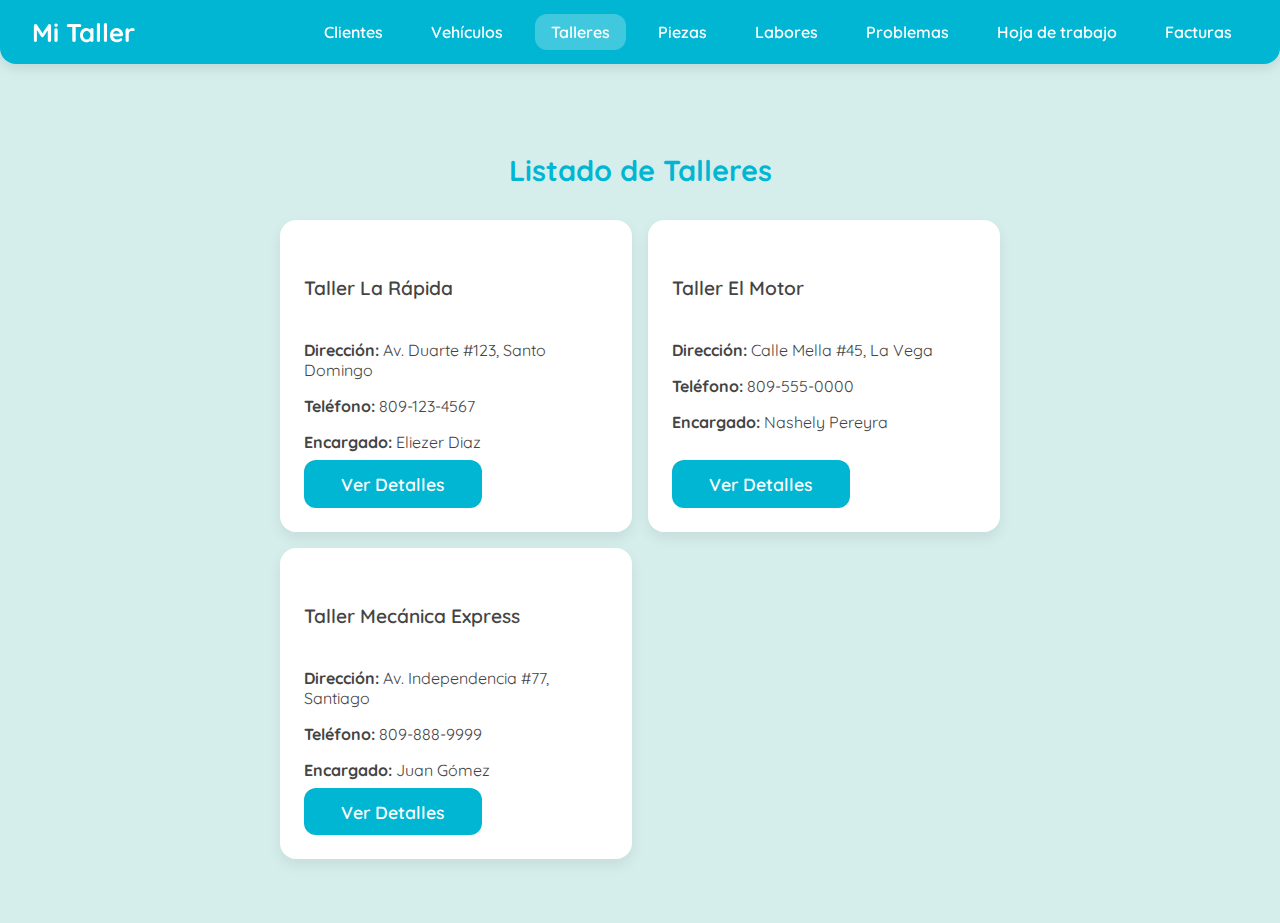
<file: talleres-listado.html>
<!DOCTYPE html>
<html lang="es">
<head>
  <meta charset="UTF-8" />
  <meta name="viewport" content="width=device-width, initial-scale=1.0"/>
  <title>Listado de Talleres</title>
  <link href="https://fonts.googleapis.com/css2?family=Quicksand:wght@400;600&display=swap" rel="stylesheet">
  <link rel="stylesheet" href="styles.css" />
</head>
<body>
  <nav class="navbar">
    <div class="logo">Mi Taller</div>
    <ul class="nav-links">
      <li><a href="clientes.html">Clientes</a></li>
      <li><a href="vehiculos.html">Vehículos</a></li>
      <li><a href="talleres.html" class="active">Talleres</a></li>
      <li><a href="piezas.html">Piezas</a></li>
      <li><a href="labores.html">Labores</a></li>
      <li><a href="problemas.html">Problemas</a></li>
      <li><a href="hoja-trabajo.html">Hoja de trabajo</a></li>
      <li><a href="facturas.html">Facturas</a></li>
    </ul>
  </nav>

  <main class="page-content">
    <h2 class="text-center mb-4 text-primary">Listado de Talleres</h2>

    <div class="factura-listado">
      <div class="tarjeta">
        <h5 class="card-title">Taller La Rápida</h5>
        <p class="card-text"><strong>Dirección:</strong> Av. Duarte #123, Santo Domingo</p>
        <p class="card-text"><strong>Teléfono:</strong> 809-123-4567</p>
        <p class="card-text"><strong>Encargado:</strong> Eliezer Diaz</p>
        <a href="taller-detalle.html?id=1" class="btn-principal w-100">Ver Detalles</a>
      </div>

      <div class="tarjeta">
        <h5 class="card-title">Taller El Motor</h5>
        <p class="card-text"><strong>Dirección:</strong> Calle Mella #45, La Vega</p>
        <p class="card-text"><strong>Teléfono:</strong> 809-555-0000</p>
        <p class="card-text"><strong>Encargado:</strong> Nashely Pereyra</p>
        <a href="taller-detalle.html?id=2" class="btn-principal w-100">Ver Detalles</a>
      </div>

      <div class="tarjeta">
        <h5 class="card-title">Taller Mecánica Express</h5>
        <p class="card-text"><strong>Dirección:</strong> Av. Independencia #77, Santiago</p>
        <p class="card-text"><strong>Teléfono:</strong> 809-888-9999</p>
        <p class="card-text"><strong>Encargado:</strong> Juan Gómez</p>
        <a href="taller-detalle.html?id=3" class="btn-principal w-100">Ver Detalles</a>
      </div>
    </div>
  </main>
</body>
</html>
</file>
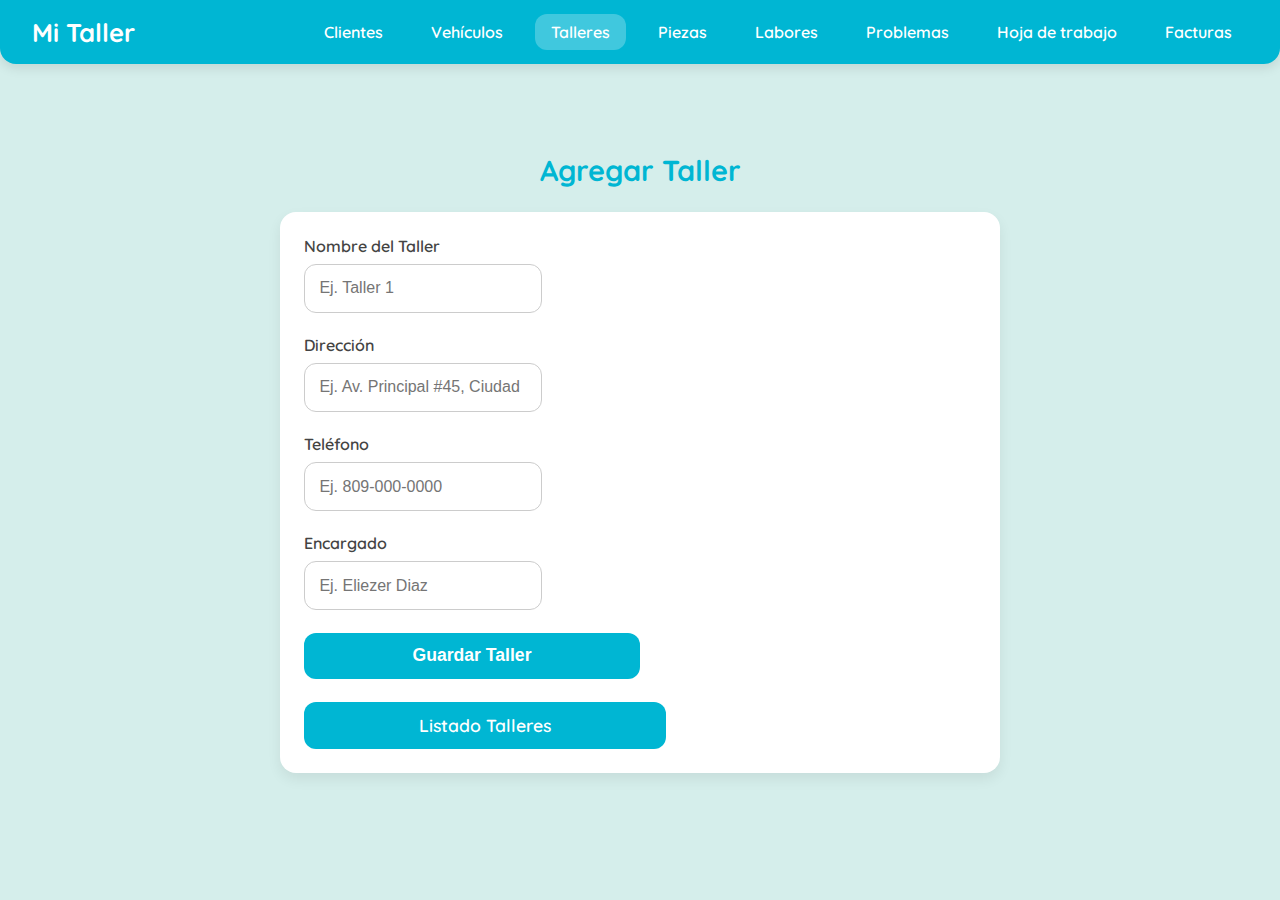
<file: talleres.html>
<!DOCTYPE html>
<html lang="es">
<head>
  <meta charset="UTF-8" />
  <meta name="viewport" content="width=device-width, initial-scale=1.0"/>
  <title>Talleres</title>
  <link href="https://fonts.googleapis.com/css2?family=Quicksand:wght@400;600&display=swap" rel="stylesheet">
  <link rel="stylesheet" href="styles.css" />
</head>
<body>
  <nav class="navbar">
    <div class="logo">Mi Taller</div>
    <ul class="nav-links">
      <li><a href="clientes.html">Clientes</a></li>
      <li><a href="vehiculos.html">Vehículos</a></li>
      <li><a href="talleres.html" class="active">Talleres</a></li>
      <li><a href="piezas.html">Piezas</a></li>
      <li><a href="labores.html">Labores</a></li>
      <li><a href="problemas.html">Problemas</a></li>
      <li><a href="hoja-trabajo.html">Hoja de trabajo</a></li>
      <li><a href="facturas.html">Facturas</a></li>
    </ul>
  </nav>

  <main class="page-content">
    <h2>Agregar Taller</h2>
    <form class="formulario tarjeta">
      <div class="form-group">
        <label for="nombre">Nombre del Taller</label>
        <input type="text" id="nombre" placeholder="Ej. Taller 1" required />
      </div>

      <div class="form-group">
        <label for="direccion">Dirección</label>
        <input type="text" id="direccion" placeholder="Ej. Av. Principal #45, Ciudad" required />
      </div>

      <div class="form-group">
        <label for="telefono">Teléfono</label>
        <input type="tel" id="telefono" placeholder="Ej. 809-000-0000" required />
      </div>

      <div class="form-group">
        <label for="encargado">Encargado</label>
        <input type="text" id="encargado" placeholder="Ej. Eliezer Diaz" />     
      </div>

      <button type="submit" class="btn-principal">Guardar Taller</button>
      <a href="talleres-listado.html" class="btn-principal" style="text-decoration: none; color: white;">Listado Talleres</a>
    </form>
  </main>
</body>
</html>
</file>
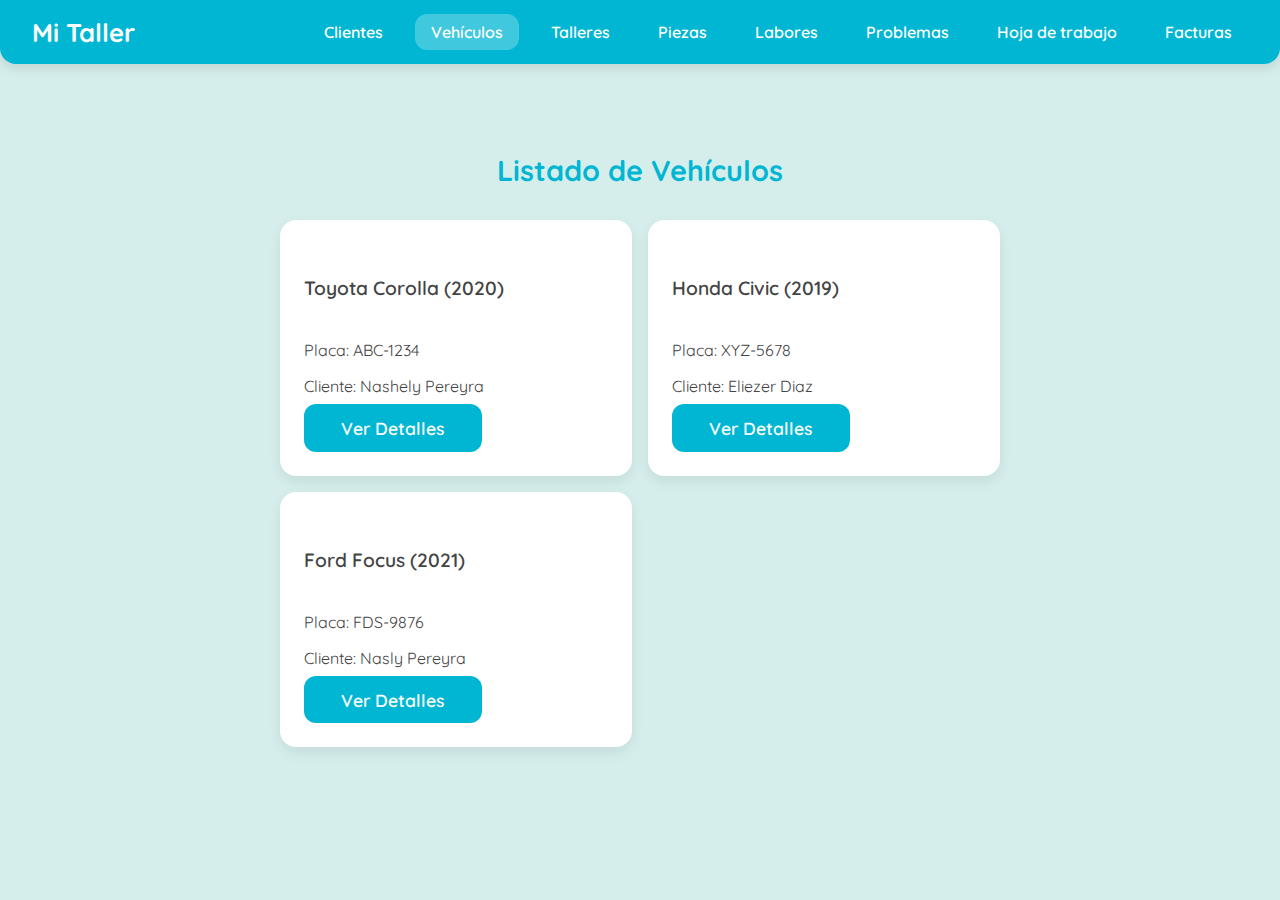
<file: vehiculos-listado.html>
<!DOCTYPE html>
<html lang="es">
<head>
  <meta charset="UTF-8" />
  <meta name="viewport" content="width=device-width, initial-scale=1.0"/>
  <title>Listado de Vehículos</title>
  <link href="https://fonts.googleapis.com/css2?family=Quicksand:wght@400;600&display=swap" rel="stylesheet">
  <link rel="stylesheet" href="styles.css" />
</head>
<body>
  <nav class="navbar">
    <div class="logo">Mi Taller</div>
    <ul class="nav-links">
      <li><a href="clientes.html">Clientes</a></li>
      <li><a href="vehiculos.html" class="active">Vehículos</a></li>
      <li><a href="talleres.html">Talleres</a></li>
      <li><a href="piezas.html">Piezas</a></li>
      <li><a href="labores.html">Labores</a></li>
      <li><a href="problemas.html">Problemas</a></li>
      <li><a href="hoja-trabajo.html">Hoja de trabajo</a></li>
      <li><a href="facturas.html">Facturas</a></li>
    </ul>
  </nav>

  <main class="page-content">
    <h2 class="text-center mb-4 text-primary">Listado de Vehículos</h2>

    <div class="factura-listado">
      <div class="tarjeta">
        <h5 class="card-title">Toyota Corolla (2020)</h5>
        <p class="card-text">Placa: ABC-1234</p>
        <p class="card-text">Cliente: Nashely Pereyra</p>
        <a href="vehiculo-detalle.html?id=1" class="btn-principal w-100">Ver Detalles</a>
      </div>

      <div class="tarjeta">
        <h5 class="card-title">Honda Civic (2019)</h5>
        <p class="card-text">Placa: XYZ-5678</p>
        <p class="card-text">Cliente: Eliezer Diaz</p>
        <a href="vehiculo-detalle.html?id=2" class="btn-principal w-100">Ver Detalles</a>
      </div>

      <div class="tarjeta">
        <h5 class="card-title">Ford Focus (2021)</h5>
        <p class="card-text">Placa: FDS-9876</p>
        <p class="card-text">Cliente: Nasly Pereyra</p>
        <a href="vehiculo-detalle.html?id=3" class="btn-principal w-100">Ver Detalles</a>
      </div>

    </div>
  </main>
</body>
</html>
</file>
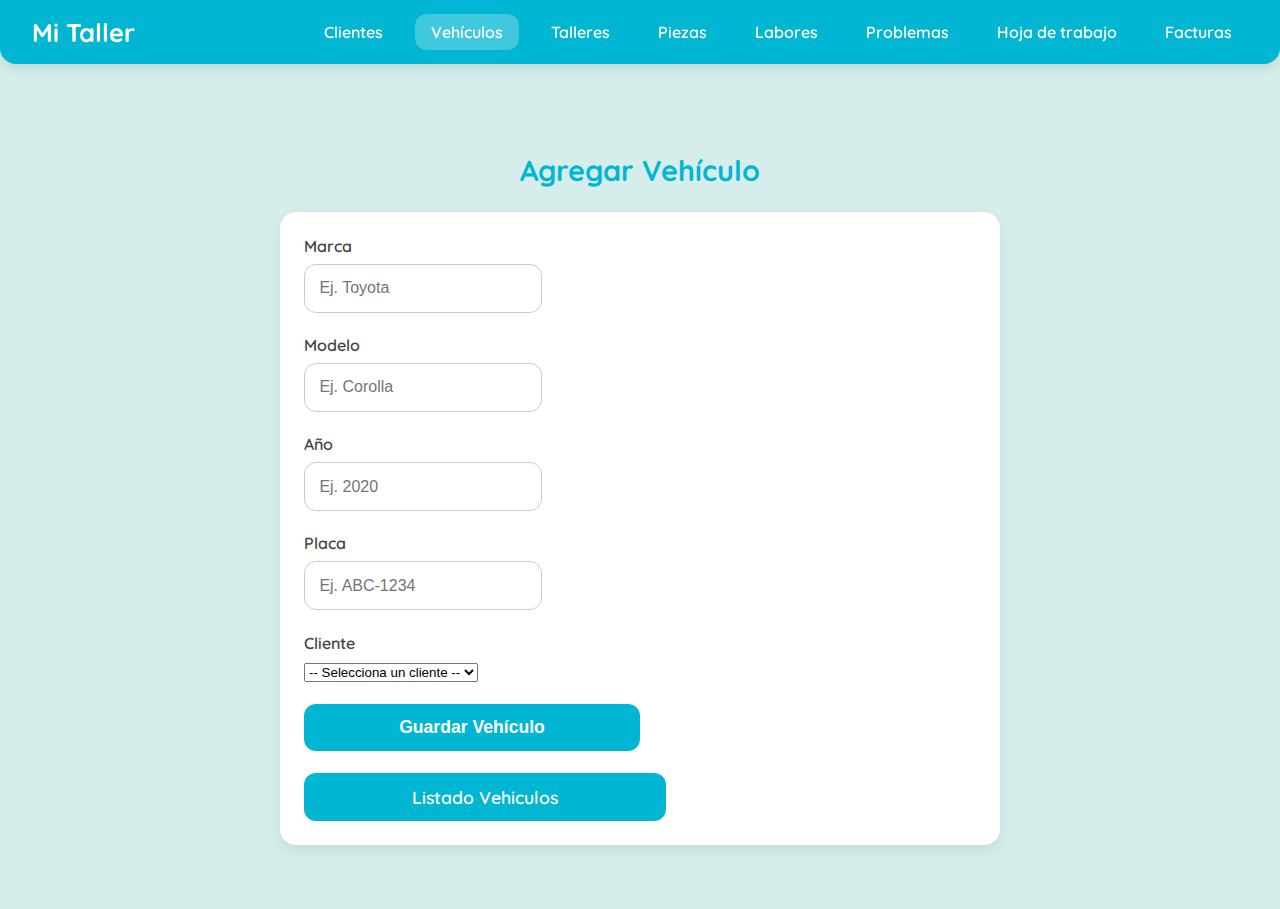
<file: vehiculos.html>
<!DOCTYPE html>
<html lang="es">
<head>
  <meta charset="UTF-8" />
  <meta name="viewport" content="width=device-width, initial-scale=1.0"/>
  <title>Vehículos</title>
  <link href="https://fonts.googleapis.com/css2?family=Quicksand:wght@400;600&display=swap" rel="stylesheet">
  <link rel="stylesheet" href="styles.css" />
</head>
<body>
  <nav class="navbar">
    <div class="logo">Mi Taller</div>
    <ul class="nav-links">
      <li><a href="clientes.html">Clientes</a></li>
      <li><a href="vehiculos.html" class="active">Vehículos</a></li>
      <li><a href="talleres.html">Talleres</a></li>
      <li><a href="piezas.html">Piezas</a></li>
      <li><a href="labores.html">Labores</a></li>
      <li><a href="problemas.html">Problemas</a></li>
      <li><a href="hoja-trabajo.html">Hoja de trabajo</a></li>
      <li><a href="facturas.html">Facturas</a></li>
    </ul>
  </nav>

  <main class="page-content">
    <h2>Agregar Vehículo</h2>
    <form class="formulario tarjeta">
      <div class="form-group">
        <label for="marca">Marca</label>
        <input type="text" id="marca" placeholder="Ej. Toyota" required />
      </div>

      <div class="form-group">
        <label for="modelo">Modelo</label>
        <input type="text" id="modelo" placeholder="Ej. Corolla" required />
      </div>

      <div class="form-group">
        <label for="anio">Año</label>
        <input type="number" id="anio" placeholder="Ej. 2020" required />
      </div>

      <div class="form-group">
        <label for="placa">Placa</label>
        <input type="text" id="placa" placeholder="Ej. ABC-1234" required />
      </div>

      <div class="form-group">
        <label for="cliente">Cliente</label>
        <select id="cliente" required>
          <option value="">-- Selecciona un cliente --</option>
          <option value="1">Nashely Pereyra</option>
          <option value="2">Eliezer Diaz</option>
        </select>
      </div>

      <button type="submit" class="btn-principal">Guardar Vehículo</button>
      <a href="vehiculos-listado.html" class="btn-principal" style="text-decoration: none; color: white;">Listado Vehiculos</a>
    </form>
  </main>
</body>
</html>
</file>
<file: styles.css>
body {
    margin: 0;
    font-family: 'Quicksand', sans-serif;
    background-color: #D5EEEB;
    color: #444;
  }
  
  .navbar {
    background-color: #00B6D3;
    padding: 1rem 2rem;
    display: flex;
    justify-content: space-between;
    align-items: center;
    position: sticky;
    top: 0;
    z-index: 10;
    box-shadow: 0 4px 12px rgba(0, 0, 0, 0.1);
    border-radius: 0 0 16px 16px;
  }
  
  .logo {
    font-size: 1.6rem;
    font-weight: bold;
    color: white;
  }
  
  .nav-links {
    list-style: none;
    display: flex;
    gap: 1rem;
    margin: 0;
    padding: 0;
  }
  
  .nav-links a {
    text-decoration: none;
    color: white;
    font-weight: 600;
    padding: 0.5rem 1rem;
    border-radius: 12px;
    transition: background-color 0.3s ease;
  }
  
  .nav-links a:hover,
  .nav-links a.active {
    background-color: rgba(255, 255, 255, 0.25);
  }
  
  .page-content {
    max-width: 720px;
    margin: 2rem auto;
    padding: 2rem;
  }
  
  h2 {
    font-size: 1.8rem;
    margin-bottom: 1.5rem;
    text-align: center;
    color: #00B6D3;
  }

  .tarjeta {
    background-color: #ffffff;
    border-radius: 16px;
    box-shadow: 0 6px 14px rgba(0,0,0,0.07);
    padding: 2rem;
  }
  
  .formulario {
    display: flex;
    flex-direction: column;
    gap: 1.4rem;
  }
  
  .form-group label {
    font-weight: 600;
    margin-bottom: 0.5rem;
    display: block;
  }
  
  input {
    padding: 0.9rem;
    border: 1.5px solid #ccc;
    border-radius: 12px;
    font-size: 1rem;
    transition: border-color 0.3s;
  }
  
  input:focus {
    border-color: #00B6D3;
    outline: none;
    box-shadow: 0 0 6px rgba(0,182,211,0.3);
  }
  
  .btn-principal {
    background-color: #00B6D3;
    color: #fff;
    font-size: 1.1rem;
    padding: 0.9rem;
    border: none;
    border-radius: 12px;
    cursor: pointer;
    transition: background-color 0.3s;
    font-weight: 600;
  }
  
  .btn-principal:hover {
    background-color: #00a2be;
  }
  .factura-listado {
    display: grid;
    grid-template-columns: repeat(auto-fill, minmax(300px, 1fr));
    gap: 1rem;
    margin-top: 2rem;
  }
  
  .tarjeta {
    background-color: #fff;
    box-shadow: 0 6px 14px rgba(0, 0, 0, 0.07);
    border-radius: 16px;
    padding: 1.5rem;
    transition: transform 0.2s ease-in-out;
    display: flex;
    flex-direction: column;
    justify-content: space-between;
  }
  
  .tarjeta:hover {
    transform: translateY(-5px);
  }
  
  .card-title {
    font-size: 1.2rem;
    font-weight: 600;
  }
  
  .card-text {
    margin: 0.5rem 0;
  }
  
  .btn-principal {
    background-color: #00B6D3;
    color: #fff;
    padding: 0.8rem;
    border-radius: 12px;
    text-align: center;
    text-decoration: none;
    width: 50%; 
    margin-top: auto;
    display: inline-block;
    transition: background-color 0.3s;
  }
  
  .btn-principal:hover {
    background-color: #00a2be;
  }
</file>
